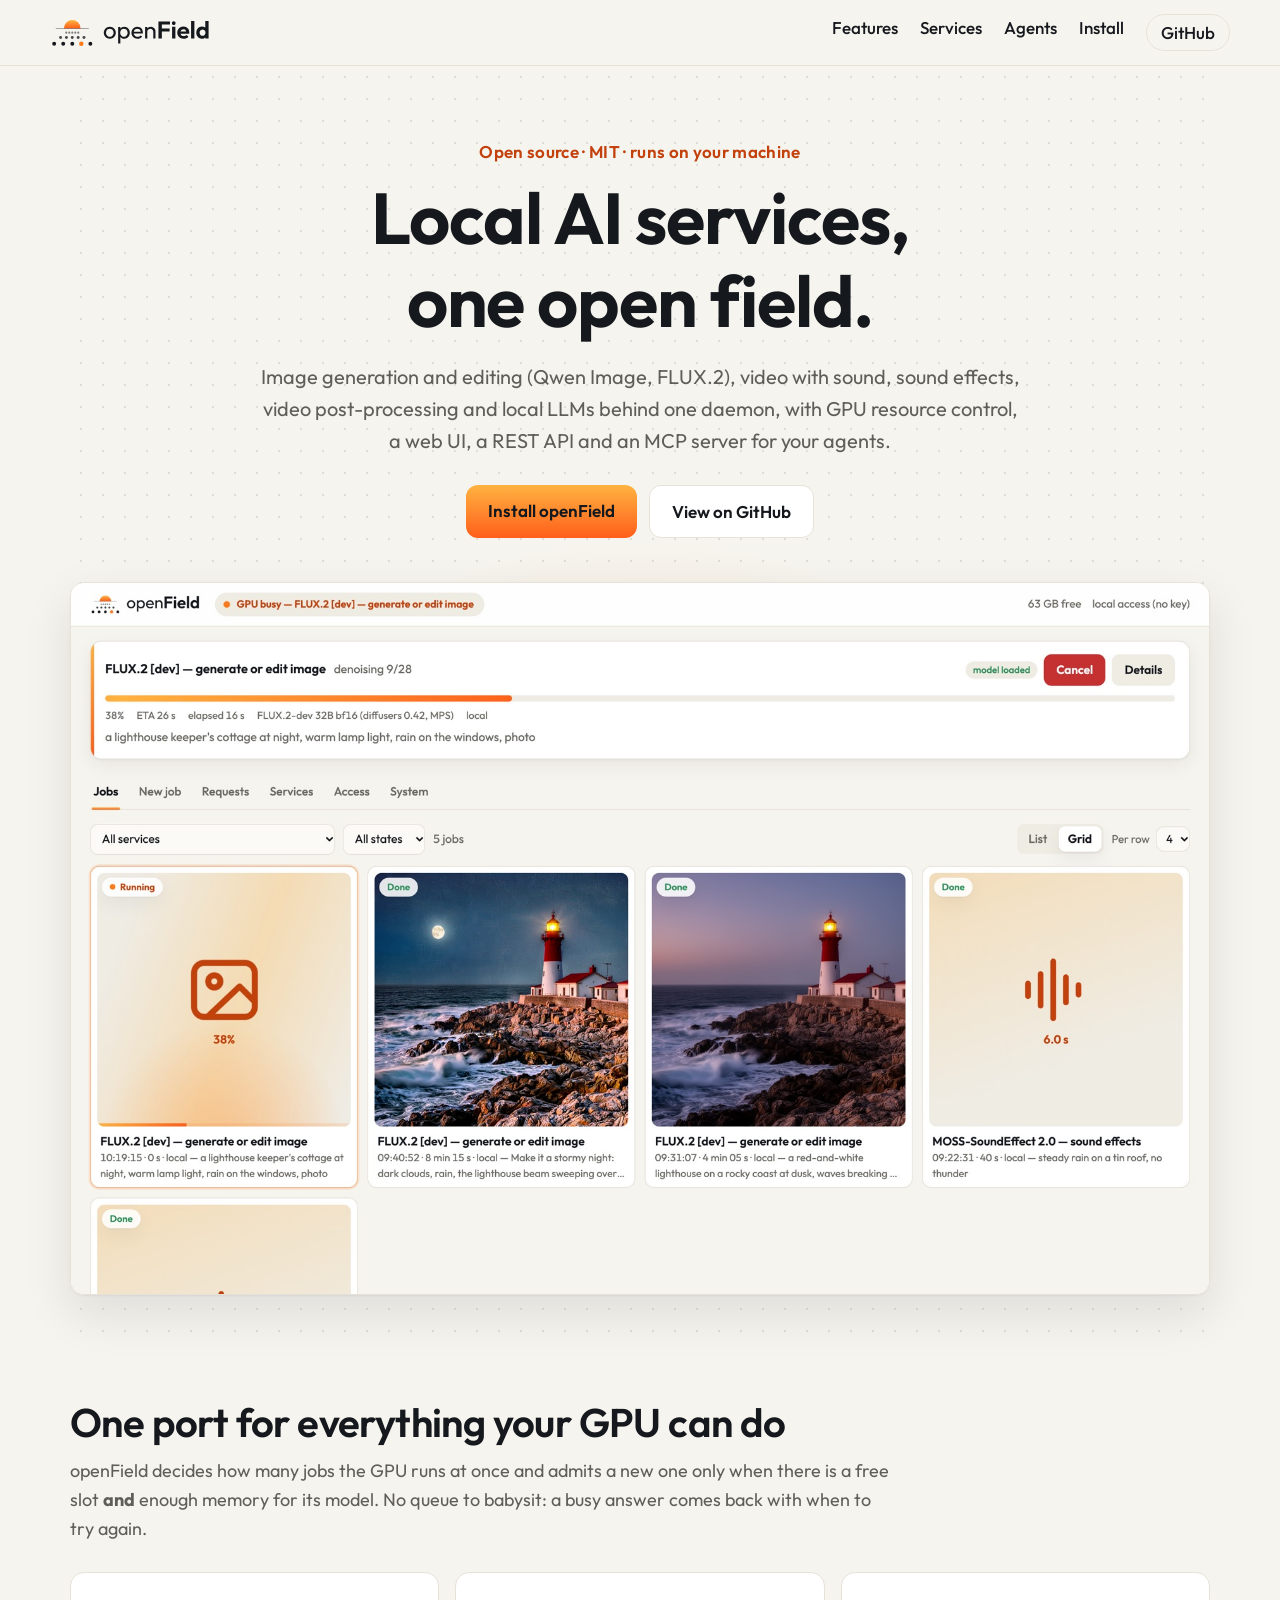
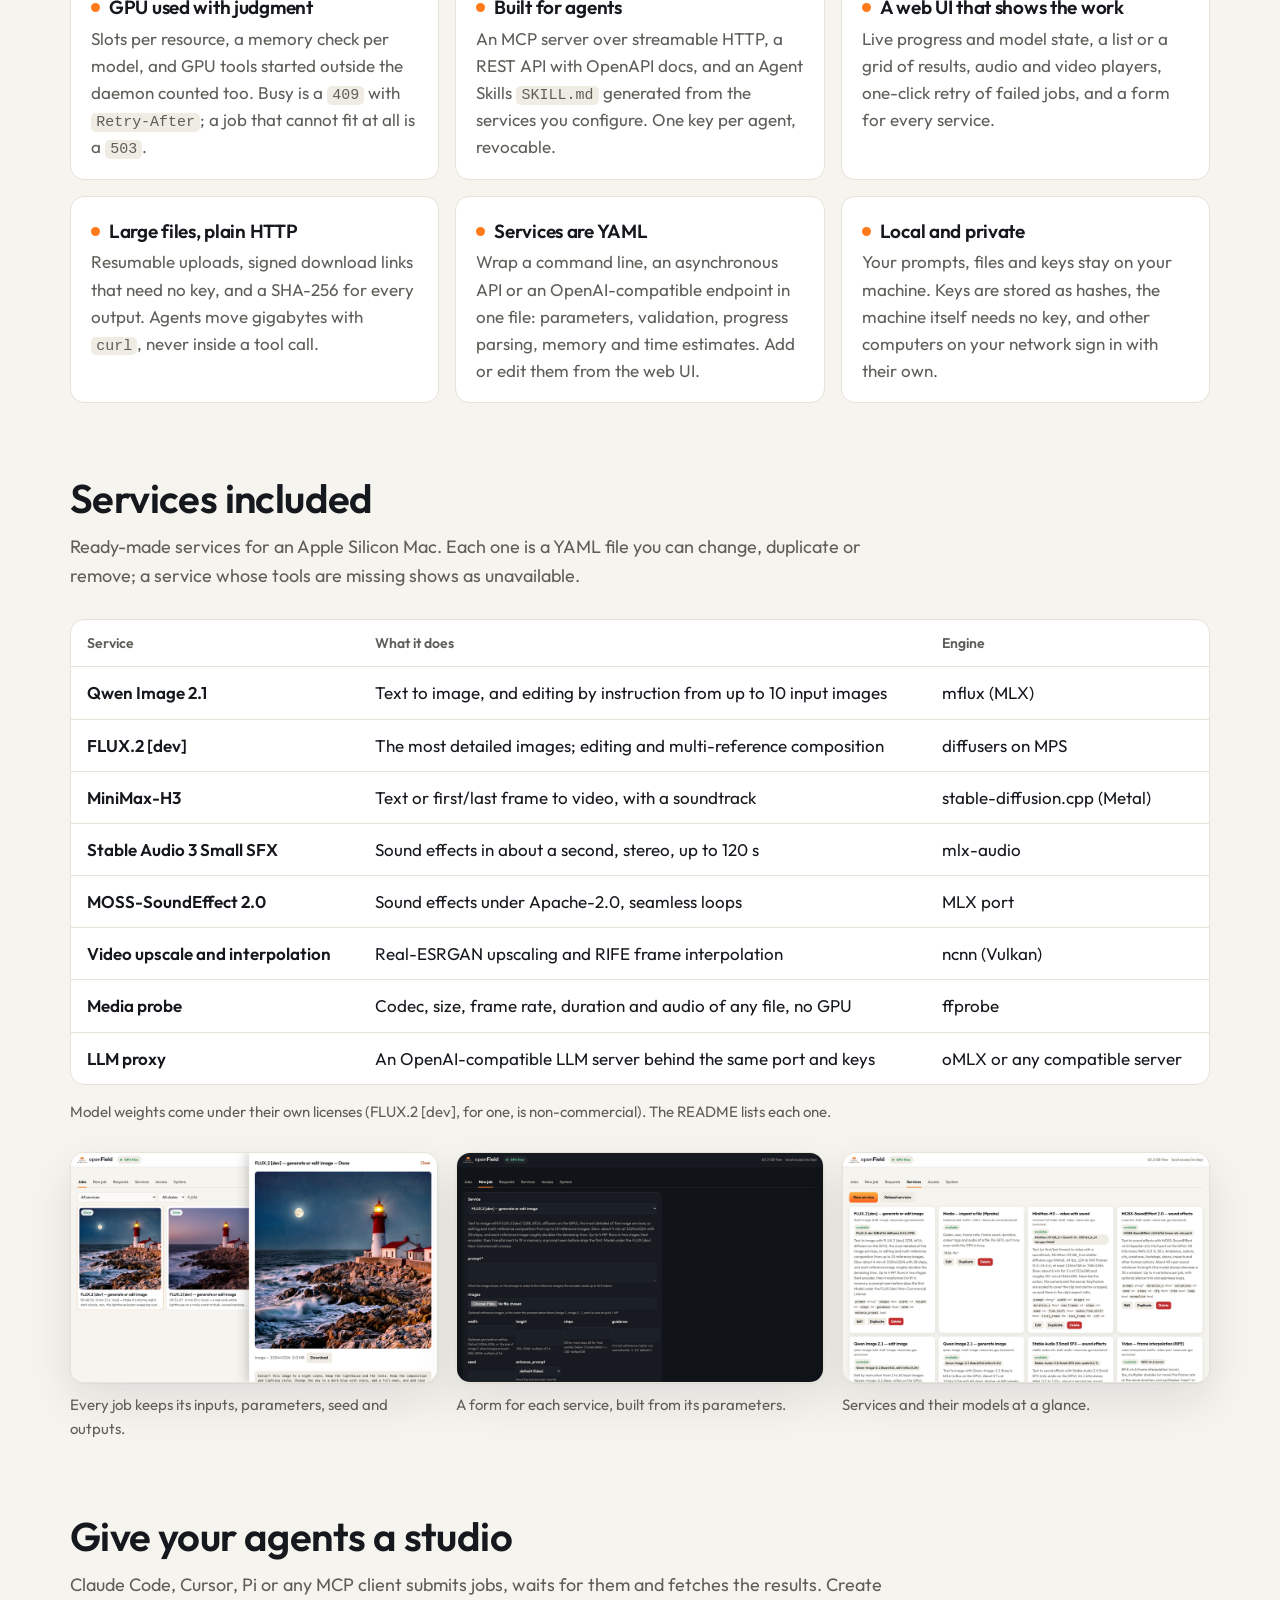
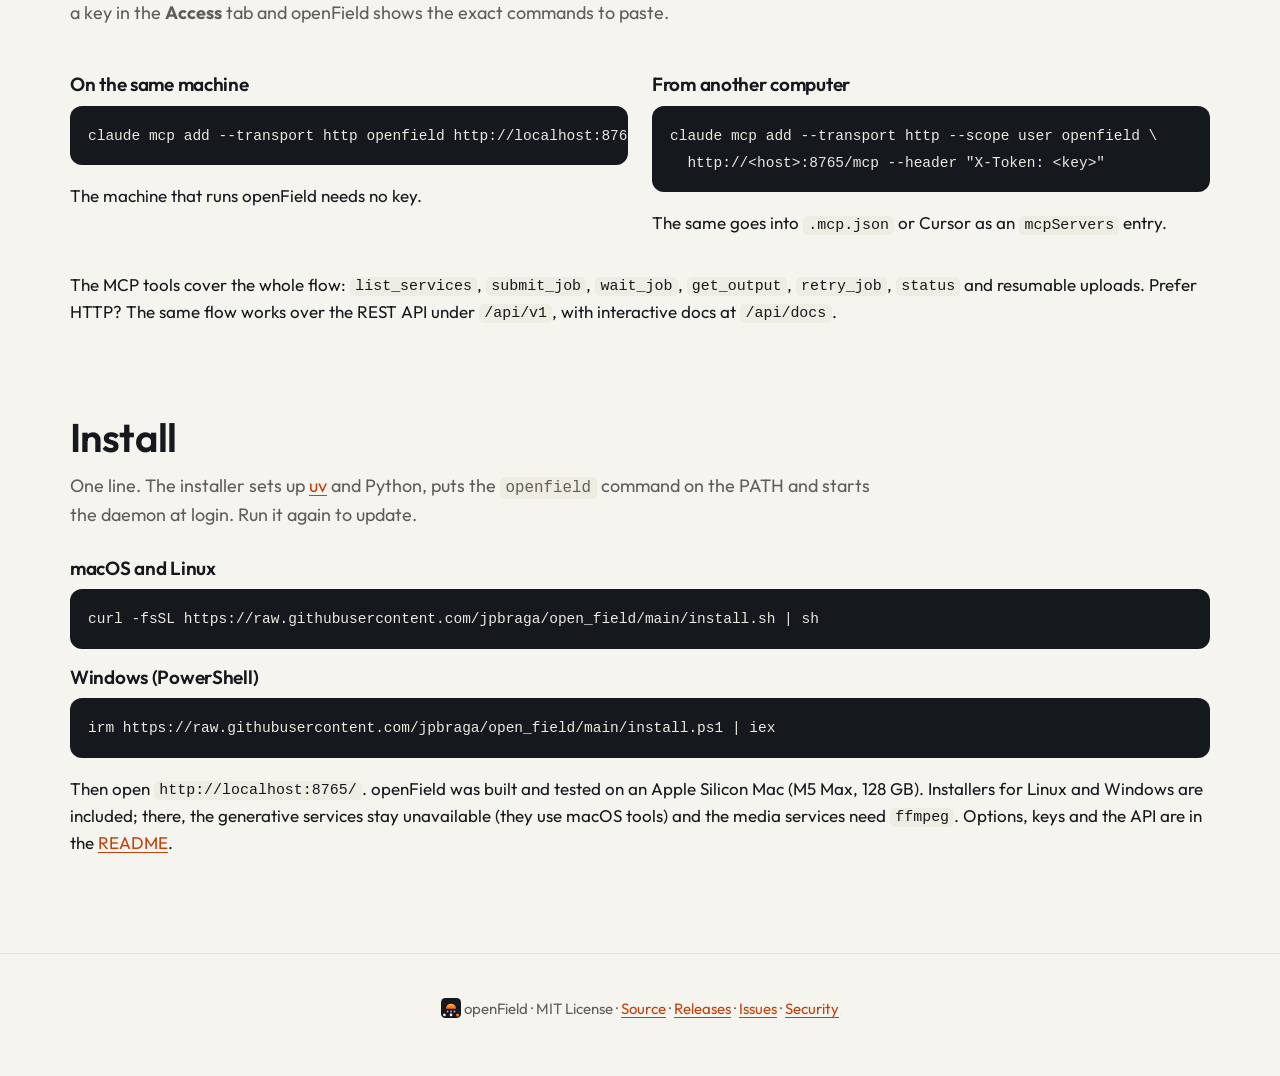
<file: docs/index.html>
<!doctype html>
<html lang="en">
<head>
<meta charset="utf-8">
<meta name="viewport" content="width=device-width, initial-scale=1">
<title>openField — local AI image, video and sound services with an MCP server</title>
<meta name="description" content="openField runs your machine's AI services behind one daemon: image generation and editing (Qwen Image, FLUX.2), video with sound, sound effects and local LLMs, with GPU slots and memory checks, a web UI, a REST API and an MCP server for agents.">
<meta name="keywords" content="local AI, MCP server, Model Context Protocol, Apple Silicon, MLX, FLUX.2, Qwen Image, text to image, video generation, sound effects, self-hosted, AI agents, GPU scheduling">
<link rel="canonical" href="https://jpbraga.github.io/open_field/">
<meta name="google-site-verification" content="9AMhTQmfOZJZmo3irkxGII9789hY-qEUMqlVswTF9zs">
<meta name="theme-color" content="#F6F4EE" media="(prefers-color-scheme: light)">
<meta name="theme-color" content="#101317" media="(prefers-color-scheme: dark)">
<link rel="icon" type="image/svg+xml" href="assets/openfield-favicon.svg">
<link rel="apple-touch-icon" href="assets/openfield-icon-512.png">
<meta property="og:type" content="website">
<meta property="og:site_name" content="openField">
<meta property="og:title" content="openField — local AI services, one open field">
<meta property="og:description" content="Image, video, sound and LLM services on your own machine, behind one daemon with GPU control, a web UI, a REST API and an MCP server.">
<meta property="og:url" content="https://jpbraga.github.io/open_field/">
<meta property="og:image" content="https://jpbraga.github.io/open_field/assets/social-preview.png">
<meta property="og:image:width" content="1280">
<meta property="og:image:height" content="640">
<meta name="twitter:card" content="summary_large_image">
<meta name="twitter:image" content="https://jpbraga.github.io/open_field/assets/social-preview.png">
<link rel="stylesheet" href="style.css">
<script type="application/ld+json">
{
  "@context": "https://schema.org",
  "@type": "SoftwareApplication",
  "name": "openField",
  "description": "Local daemon that runs AI media services (image, video, sound, LLM proxies) one GPU job at a time, with a web UI, REST API and MCP server.",
  "applicationCategory": "DeveloperApplication",
  "operatingSystem": "macOS, Linux, Windows",
  "license": "https://opensource.org/licenses/MIT",
  "url": "https://jpbraga.github.io/open_field/",
  "codeRepository": "https://github.com/jpbraga/open_field",
  "softwareVersion": "0.2.1",
  "offers": {"@type": "Offer", "price": "0", "priceCurrency": "USD"}
}
</script>
</head>
<body>
<header class="top">
  <a class="brand" href="#top" aria-label="openField home">
    <img class="logo light-only" src="assets/openfield-logo.svg" alt="openField" height="30">
    <img class="logo dark-only" src="assets/openfield-logo-dark.svg" alt="openField" height="30">
  </a>
  <nav>
    <a href="#features">Features</a>
    <a href="#services">Services</a>
    <a href="#agents">Agents</a>
    <a href="#install">Install</a>
    <a class="gh" href="https://github.com/jpbraga/open_field">GitHub</a>
  </nav>
</header>

<main id="top">
  <section class="hero">
    <p class="eyebrow">Open source · MIT · runs on your machine</p>
    <h1>Local AI services,<br>one open field.</h1>
    <p class="lead">Image generation and editing (Qwen Image, FLUX.2), video with sound, sound effects, video
      post-processing and local LLMs behind one daemon, with GPU resource control, a web UI, a REST API and an
      MCP server for your agents.</p>
    <div class="cta">
      <a class="button primary" href="#install">Install openField</a>
      <a class="button" href="https://github.com/jpbraga/open_field">View on GitHub</a>
    </div>
    <figure class="shot hero-shot">
      <picture>
        <source srcset="assets/screenshots/jobs-grid-dark.jpg" media="(prefers-color-scheme: dark)">
        <img src="assets/screenshots/jobs-grid.jpg" width="1800" height="1125"
             alt="openField's web UI: a FLUX.2 job generating with its progress, finished images and sound effects in a grid">
      </picture>
    </figure>
  </section>

  <section id="features" class="band">
    <h2>One port for everything your GPU can do</h2>
    <p class="section-lead">openField decides how many jobs the GPU runs at once and admits a new one only when
      there is a free slot <strong>and</strong> enough memory for its model. No queue to babysit: a busy answer
      comes back with when to try again.</p>
    <div class="grid3">
      <article class="card">
        <h3>GPU used with judgment</h3>
        <p>Slots per resource, a memory check per model, and GPU tools started outside the daemon counted too.
          Busy is a <code>409</code> with <code>Retry-After</code>; a job that cannot fit at all is a
          <code>503</code>.</p>
      </article>
      <article class="card">
        <h3>Built for agents</h3>
        <p>An MCP server over streamable HTTP, a REST API with OpenAPI docs, and an Agent Skills
          <code>SKILL.md</code> generated from the services you configure. One key per agent, revocable.</p>
      </article>
      <article class="card">
        <h3>A web UI that shows the work</h3>
        <p>Live progress and model state, a list or a grid of results, audio and video players, one-click retry
          of failed jobs, and a form for every service.</p>
      </article>
      <article class="card">
        <h3>Large files, plain HTTP</h3>
        <p>Resumable uploads, signed download links that need no key, and a SHA-256 for every output. Agents move
          gigabytes with <code>curl</code>, never inside a tool call.</p>
      </article>
      <article class="card">
        <h3>Services are YAML</h3>
        <p>Wrap a command line, an asynchronous API or an OpenAI-compatible endpoint in one file: parameters,
          validation, progress parsing, memory and time estimates. Add or edit them from the web UI.</p>
      </article>
      <article class="card">
        <h3>Local and private</h3>
        <p>Your prompts, files and keys stay on your machine. Keys are stored as hashes, the machine itself needs
          no key, and other computers on your network sign in with their own.</p>
      </article>
    </div>
  </section>

  <section id="services" class="band">
    <h2>Services included</h2>
    <p class="section-lead">Ready-made services for an Apple Silicon Mac. Each one is a YAML file you can change,
      duplicate or remove; a service whose tools are missing shows as unavailable.</p>
    <div class="table-wrap">
      <table>
        <thead><tr><th>Service</th><th>What it does</th><th>Engine</th></tr></thead>
        <tbody>
          <tr><td>Qwen Image 2.1</td><td>Text to image, and editing by instruction from up to 10 input images</td><td>mflux (MLX)</td></tr>
          <tr><td>FLUX.2 [dev]</td><td>The most detailed images; editing and multi-reference composition</td><td>diffusers on MPS</td></tr>
          <tr><td>MiniMax-H3</td><td>Text or first/last frame to video, with a soundtrack</td><td>stable-diffusion.cpp (Metal)</td></tr>
          <tr><td>Stable Audio 3 Small SFX</td><td>Sound effects in about a second, stereo, up to 120 s</td><td>mlx-audio</td></tr>
          <tr><td>MOSS-SoundEffect 2.0</td><td>Sound effects under Apache-2.0, seamless loops</td><td>MLX port</td></tr>
          <tr><td>Video upscale and interpolation</td><td>Real-ESRGAN upscaling and RIFE frame interpolation</td><td>ncnn (Vulkan)</td></tr>
          <tr><td>Media probe</td><td>Codec, size, frame rate, duration and audio of any file, no GPU</td><td>ffprobe</td></tr>
          <tr><td>LLM proxy</td><td>An OpenAI-compatible LLM server behind the same port and keys</td><td>oMLX or any compatible server</td></tr>
        </tbody>
      </table>
    </div>
    <p class="note">Model weights come under their own licenses (FLUX.2 [dev], for one, is non-commercial). The
      README lists each one.</p>
    <div class="gallery">
      <figure class="shot"><img src="assets/screenshots/job-details.jpg" width="1800" height="1125" loading="lazy"
        alt="Details of a FLUX.2 edit: the result, its download, and the prompt the text encoder enhanced"><figcaption>Every
        job keeps its inputs, parameters, seed and outputs.</figcaption></figure>
      <figure class="shot"><img src="assets/screenshots/new-job-dark.jpg" width="1800" height="1125" loading="lazy"
        alt="The New job form for FLUX.2 in dark mode, with its parameters and their limits"><figcaption>A form for
        each service, built from its parameters.</figcaption></figure>
      <figure class="shot"><img src="assets/screenshots/services.jpg" width="1800" height="1125" loading="lazy"
        alt="The Services tab listing image, video, audio and media services with their models"><figcaption>Services
        and their models at a glance.</figcaption></figure>
    </div>
  </section>

  <section id="agents" class="band">
    <h2>Give your agents a studio</h2>
    <p class="section-lead">Claude Code, Cursor, Pi or any MCP client submits jobs, waits for them and fetches the
      results. Create a key in the <strong>Access</strong> tab and openField shows the exact commands to paste.</p>
    <div class="grid2">
      <div>
        <h3>On the same machine</h3>
        <pre><code>claude mcp add --transport http openfield http://localhost:8765/mcp</code></pre>
        <p>The machine that runs openField needs no key.</p>
      </div>
      <div>
        <h3>From another computer</h3>
        <pre><code>claude mcp add --transport http --scope user openfield \
  http://&lt;host&gt;:8765/mcp --header "X-Token: &lt;key&gt;"</code></pre>
        <p>The same goes into <code>.mcp.json</code> or Cursor as an <code>mcpServers</code> entry.</p>
      </div>
    </div>
    <p>The MCP tools cover the whole flow: <code>list_services</code>, <code>submit_job</code>, <code>wait_job</code>,
      <code>get_output</code>, <code>retry_job</code>, <code>status</code> and resumable uploads. Prefer HTTP? The
      same flow works over the REST API under <code>/api/v1</code>, with interactive docs at <code>/api/docs</code>.</p>
  </section>

  <section id="install" class="band">
    <h2>Install</h2>
    <p class="section-lead">One line. The installer sets up <a href="https://docs.astral.sh/uv/">uv</a> and Python,
      puts the <code>openfield</code> command on the PATH and starts the daemon at login. Run it again to update.</p>
    <h3>macOS and Linux</h3>
    <pre><code>curl -fsSL https://raw.githubusercontent.com/jpbraga/open_field/main/install.sh | sh</code></pre>
    <h3>Windows (PowerShell)</h3>
    <pre><code>irm https://raw.githubusercontent.com/jpbraga/open_field/main/install.ps1 | iex</code></pre>
    <p>Then open <code>http://localhost:8765/</code>. openField was built and tested on an Apple Silicon Mac
      (M5 Max, 128 GB). Installers for Linux and Windows are included; there, the generative services stay
      unavailable (they use macOS tools) and the media services need <code>ffmpeg</code>. Options, keys and the
      API are in the <a href="https://github.com/jpbraga/open_field#readme">README</a>.</p>
  </section>
</main>

<footer>
  <p><img class="mark" src="assets/openfield-favicon.svg" alt="" width="20" height="20"> openField · MIT License ·
    <a href="https://github.com/jpbraga/open_field">Source</a> ·
    <a href="https://github.com/jpbraga/open_field/releases">Releases</a> ·
    <a href="https://github.com/jpbraga/open_field/issues">Issues</a> ·
    <a href="https://github.com/jpbraga/open_field/blob/main/SECURITY.md">Security</a></p>
</footer>
</body>
</html>
</file>
<file: docs/style.css>
/* openField site: "an open field at dawn". Colours and type from assets/brand/BRAND.md. */
@font-face {
  font-family: "Outfit";
  src: url("assets/fonts/Outfit-wght.ttf") format("truetype");
  font-weight: 100 900;
  font-display: swap;
}
:root {
  --bg: #f6f4ee; --panel: #ffffff; --text: #15181d; --muted: #5f5e58; --line: #e6e2d8; --chip: #efece4;
  --sun-top: #ffb341; --sun: #ff7a1a; --sun-bottom: #ff5e1a; --ember: #c2410c; --code-bg: #15181d; --code-fg: #ece9e1;
  --dot: rgba(21, 24, 29, .10);
  --shadow: 0 1px 2px rgba(21, 24, 29, .05), 0 18px 48px rgba(21, 24, 29, .10);
  color-scheme: light;
}
@media (prefers-color-scheme: dark) {
  :root {
    --bg: #101317; --panel: #171a20; --text: #eceae3; --muted: #a3a199; --line: #282c34; --chip: #22262d;
    --ember: #ff8a3d; --code-bg: #0b0d10; --code-fg: #e7e4dc; --dot: rgba(236, 234, 227, .08);
    --shadow: 0 1px 2px rgba(0, 0, 0, .4), 0 18px 48px rgba(0, 0, 0, .35);
    color-scheme: dark;
  }
}
* { box-sizing: border-box; }
html { scroll-behavior: smooth; }
body {
  margin: 0; background: var(--bg); color: var(--text);
  font: 17px/1.6 "Outfit", -apple-system, BlinkMacSystemFont, "Segoe UI", Roboto, sans-serif;
}
a { color: var(--ember); text-underline-offset: 3px; }
code { font: .88em ui-monospace, SFMono-Regular, Menlo, monospace; background: var(--chip); padding: .1em .35em; border-radius: 5px; }
pre { background: var(--code-bg); color: var(--code-fg); padding: 16px 18px; border-radius: 12px; overflow-x: auto; margin: 10px 0 14px; }
pre code { background: none; padding: 0; color: inherit; font-size: 14.5px; line-height: 1.55; white-space: pre; }
h1, h2, h3 { letter-spacing: -.015em; line-height: 1.15; }
h2 { font-size: clamp(28px, 4vw, 40px); font-weight: 600; margin: 0 0 12px; }
h3 { font-size: 19px; font-weight: 600; margin: 18px 0 6px; }

.light-only { display: inline; } .dark-only { display: none; }
@media (prefers-color-scheme: dark) { .light-only { display: none; } .dark-only { display: inline; } }

.top {
  position: sticky; top: 0; z-index: 10; display: flex; align-items: center; gap: 24px;
  padding: 14px max(20px, calc((100vw - 1180px) / 2));
  background: color-mix(in srgb, var(--bg) 86%, transparent); backdrop-filter: blur(10px);
  border-bottom: 1px solid var(--line);
}
.brand { display: flex; }
.top nav { margin-left: auto; display: flex; gap: 22px; flex-wrap: wrap; }
.top nav a { color: var(--text); text-decoration: none; font-weight: 500; }
.top nav a:hover { color: var(--ember); }
.top nav .gh { padding: 4px 14px; border-radius: 99px; border: 1px solid var(--line); }

main { max-width: 1180px; margin: 0 auto; padding: 0 20px; }
.hero {
  text-align: center; padding: 72px 0 40px; position: relative;
  background-image: radial-gradient(var(--dot) 1.2px, transparent 1.3px); background-size: 22px 22px;
}
.hero::before {
  content: ""; position: absolute; inset: auto 10% 30% 10%; height: 420px; z-index: -1;
  background: radial-gradient(ellipse at 50% 100%, color-mix(in srgb, var(--sun) 26%, transparent), transparent 70%);
}
.eyebrow { margin: 0 0 12px; font-weight: 600; color: var(--ember); letter-spacing: .02em; }
.hero h1 { font-size: clamp(40px, 7vw, 72px); font-weight: 650; margin: 0 0 18px; }
.lead { max-width: 760px; margin: 0 auto 28px; font-size: clamp(17px, 2vw, 20px); color: var(--muted); }
.cta { display: flex; gap: 12px; justify-content: center; flex-wrap: wrap; margin-bottom: 44px; }
.button {
  display: inline-block; padding: 12px 22px; border-radius: 12px; font-weight: 600; text-decoration: none;
  color: var(--text); background: var(--panel); border: 1px solid var(--line);
}
.button.primary { color: #15181d; border: 0; background: linear-gradient(180deg, var(--sun-top), var(--sun-bottom)); }
.button:hover { filter: brightness(1.04); transform: translateY(-1px); }

.shot { margin: 0; }
.shot img { width: 100%; height: auto; display: block; border-radius: 14px; border: 1px solid var(--line); box-shadow: var(--shadow); }
.shot figcaption { margin-top: 10px; font-size: 15px; color: var(--muted); }

.band { padding: 64px 0 8px; }
.section-lead { max-width: 820px; color: var(--muted); font-size: 18px; margin: 0 0 28px; }
.grid3 { display: grid; grid-template-columns: repeat(3, minmax(0, 1fr)); gap: 16px; }
.grid2 { display: grid; grid-template-columns: repeat(2, minmax(0, 1fr)); gap: 24px; }
.grid3 > *, .grid2 > *, .gallery > * { min-width: 0; } /* a long code line scrolls inside its block */
.card { background: var(--panel); border: 1px solid var(--line); border-radius: 14px; padding: 6px 20px 18px; }
.card h3::before {
  content: ""; display: inline-block; width: 9px; height: 9px; border-radius: 50%; margin-right: 9px;
  background: var(--sun); vertical-align: 2px;
}
.card p { margin: 0; color: var(--muted); }

.table-wrap { overflow-x: auto; border: 1px solid var(--line); border-radius: 14px; background: var(--panel); }
table { border-collapse: collapse; width: 100%; min-width: 620px; }
th, td { text-align: left; padding: 12px 16px; border-bottom: 1px solid var(--line); vertical-align: top; }
th { font-size: 14px; color: var(--muted); font-weight: 600; }
tr:last-child td { border-bottom: 0; }
td:first-child { font-weight: 600; white-space: nowrap; }
.note { color: var(--muted); font-size: 15px; }
.gallery { display: grid; grid-template-columns: repeat(3, minmax(0, 1fr)); gap: 18px; margin-top: 28px; }

footer { margin-top: 72px; padding: 28px 20px 40px; border-top: 1px solid var(--line); text-align: center; color: var(--muted); font-size: 15px; }
footer .mark { vertical-align: -4px; }

@media (max-width: 900px) {
  .grid3, .gallery { grid-template-columns: 1fr 1fr; }
}
@media (max-width: 640px) {
  .top { gap: 12px; padding: 12px 16px; flex-wrap: wrap; }
  .top nav { gap: 14px; font-size: 15px; margin-left: 0; }
  main { padding: 0 16px; }
  .hero { padding-top: 44px; }
  .grid3, .grid2, .gallery { grid-template-columns: 1fr; }
  td:first-child { white-space: normal; }
}
@media (prefers-reduced-motion: reduce) { html { scroll-behavior: auto; } .button:hover { transform: none; } }
</file>
